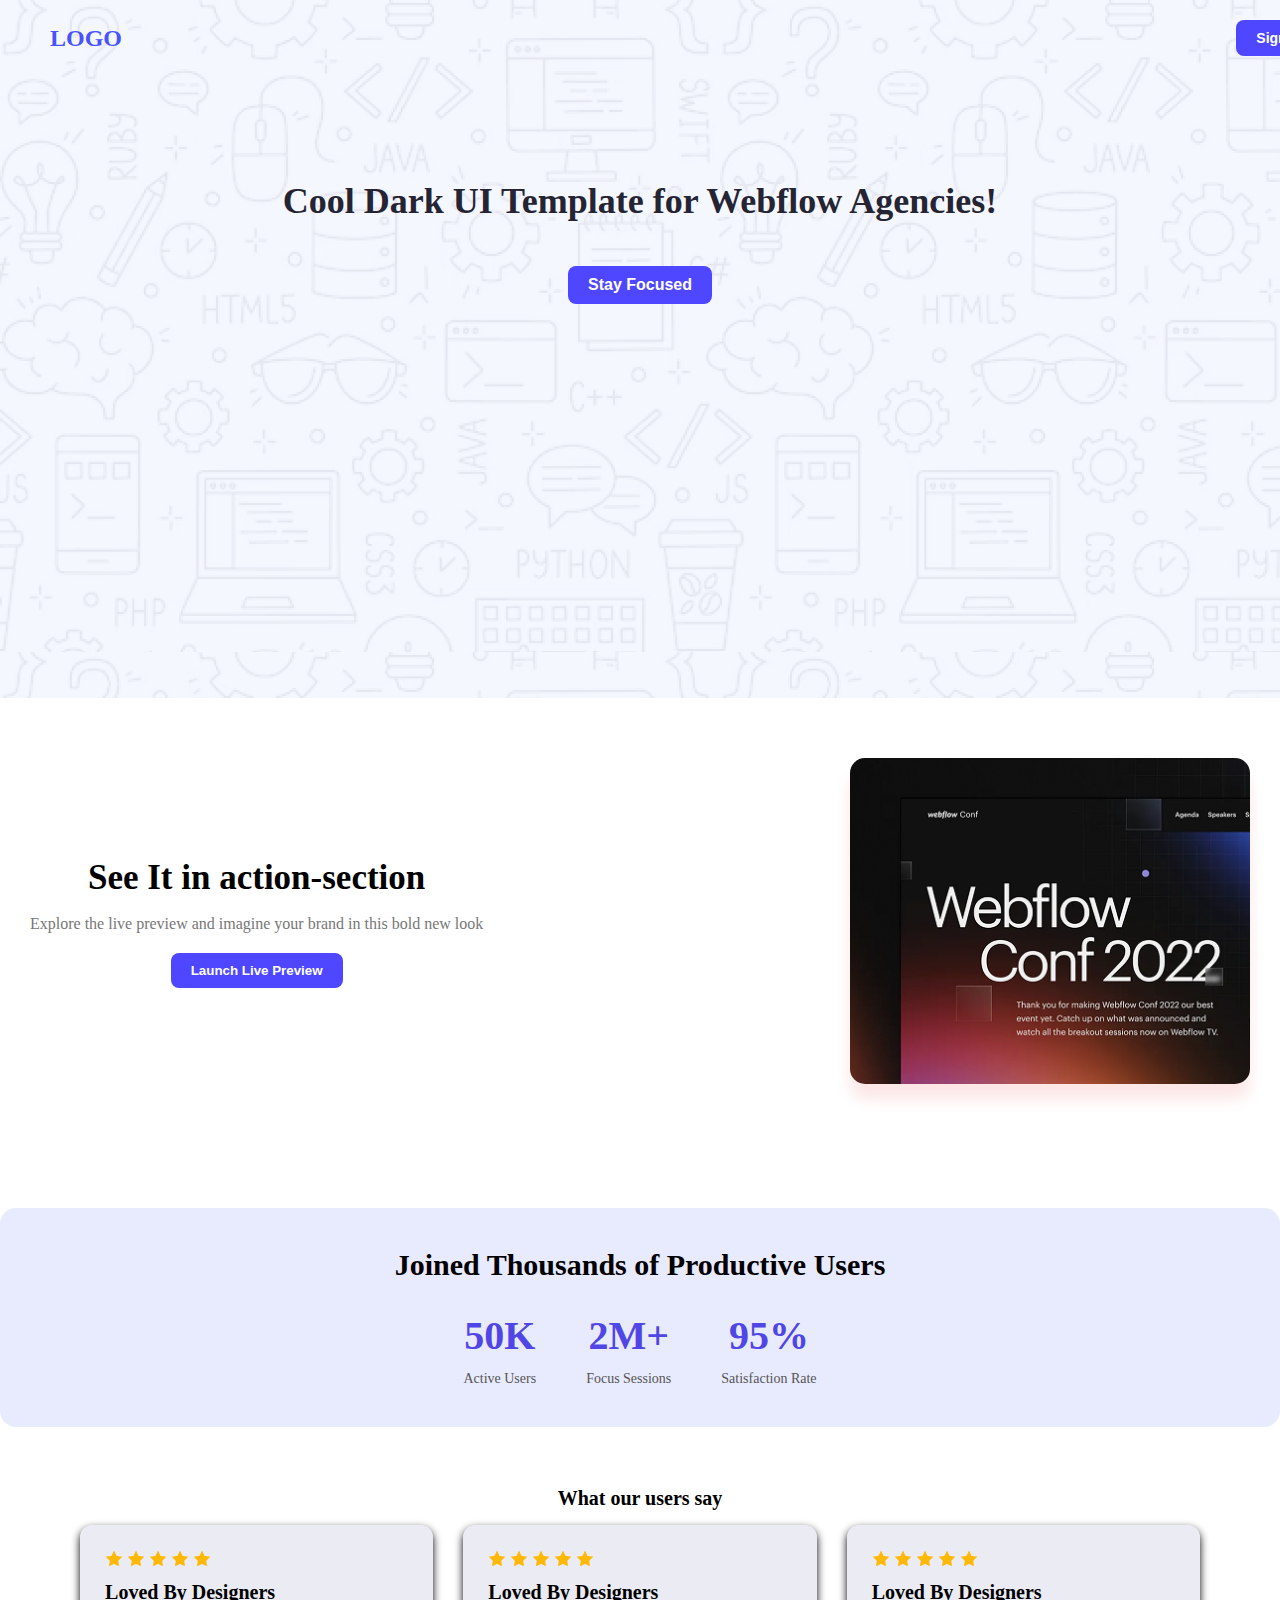
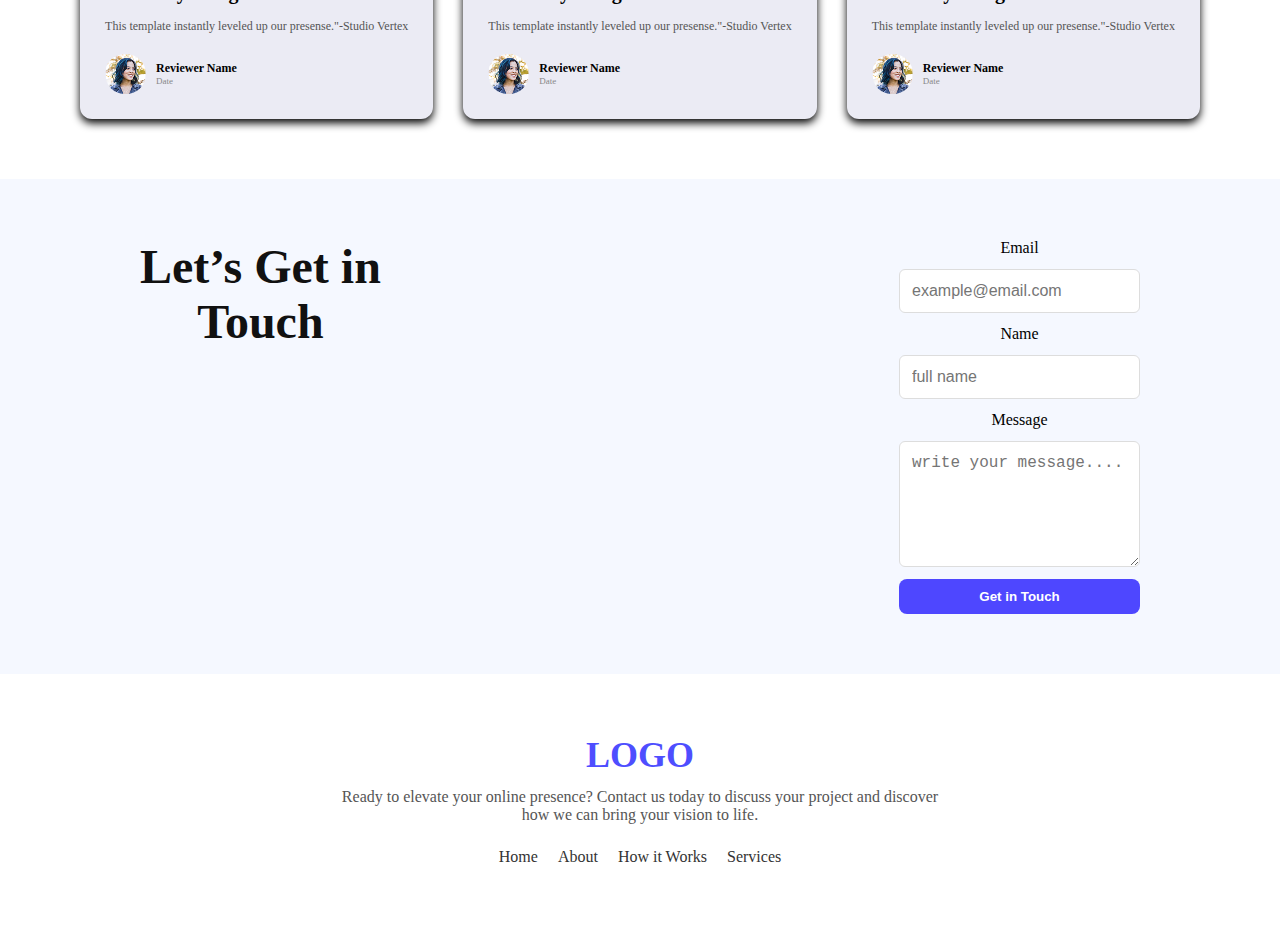
<file: index.html>
<!DOCTYPE html>
<html lang="en">
<head>
    <meta charset="UTF-8">
    <meta name="viewport" content="width=device-width, initial-scale=1.0">
    <title>Programming Hero 1st Assignment</title>
    <link rel="stylesheet" href="style.css">
</head>
<body>
    <!--header section-->
    <header class="header">
        <section class="nav">
            <div class="container">
                <h1 class="logo">LOGO</h1>
                <button class="btn signup-btn">Sign UP</button>
            </div>

        </section>
        <section class="banner">
            <h3 class="headline">
                Cool Dark UI Template for Webflow Agencies!

            </h3>
            <button class="btn focus-btn">
                Stay Focused
            </button>
            
        </section>


    </header>

    <main>
        <div class="action-section">
            <div class="title"><h2>See It in action-section</h2>
                <p class="subtitle">Explore the live preview and imagine your brand in this bold new look</p>
                <button class="btn">Launch Live Preview</button>
            </div>
            <div class="webflow-img">
                <img src="B12A01-landing-launchpad/Assets/wc-mini.png" alt="">
            </div>

        </div>
        <!--stats section-->
        <section class="stats-section">
  <div class="stats-box">
    <h1>Joined Thousands of Productive Users</h1>
    <div class="stats-grid">
      <div class="stat">
        <h2>50K</h2>
        <p>Active Users</p>
      </div>
      <div class="stat">
        <h2>2M+</h2>
        <p>Focus Sessions</p>
      </div>
      <div class="stat">
        <h2>95%</h2>
        <p>Satisfaction Rate</p>
      </div>
    </div>
  </div>
</section>
<!--testimonial section-->
<section class="testimonial">
    <h2 class="testimonial-headings">What our users say</h2>
    <div class="testimonial-container">
        <!--card 1-->
        <div class="card">
               <p class="star"><img src="B12A01-landing-launchpad/Assets/icon-star.png" alt="">
                <img src="B12A01-landing-launchpad/Assets/icon-star.png" alt="">
                  <img src="B12A01-landing-launchpad/Assets/icon-star.png" alt="">
                   <img src="B12A01-landing-launchpad/Assets/icon-star.png" alt="">
                    <img src="B12A01-landing-launchpad/Assets/icon-star.png" alt=""></p> 
                    <h3 class="testimonial-headings">Loved By Designers</h3>
                    <p class="testimonial-text">This template instantly leveled up our presense."-Studio Vertex</p>
                 
                    <div class="reviewer">
                        <img src="B12A01-landing-launchpad/Assets/avatar.png" alt="">

                    <div>
                        <p class="reviewer-name">Reviewer Name</p>
                        <p class="reviewer-date">Date</p>
                    </div>
                 </div>
                 </div>
                 <!--card 2-->
                 <div class="card">
                <p class="star"><img src="B12A01-landing-launchpad/Assets/icon-star.png" alt="">
                <img src="B12A01-landing-launchpad/Assets/icon-star.png" alt="">
                  <img src="B12A01-landing-launchpad/Assets/icon-star.png" alt="">
                   <img src="B12A01-landing-launchpad/Assets/icon-star.png" alt="">
                    <img src="B12A01-landing-launchpad/Assets/icon-star.png" alt=""></p>
                    <h3 class="testimonial-headings">Loved By Designers</h3>
                    <p class="testimonial-text">This template instantly leveled up our presense."-Studio Vertex</p>
                 
                    <div class="reviewer">
                        <img src="B12A01-landing-launchpad/Assets/avatar.png" alt="">

                    <div>
                        <p class="reviewer-name">Reviewer Name</p>
                        <p class="reviewer-date">Date</p>
                    </div>
                 </div>
                 </div>
                 <!--card 3-->
                 <div class="card">
                <p class="star"><img src="B12A01-landing-launchpad/Assets/icon-star.png" alt="">
                <img src="B12A01-landing-launchpad/Assets/icon-star.png" alt="">
                  <img src="B12A01-landing-launchpad/Assets/icon-star.png" alt="">
                   <img src="B12A01-landing-launchpad/Assets/icon-star.png" alt="">
                    <img src="B12A01-landing-launchpad/Assets/icon-star.png" alt=""></p>
                    <h3 class="testimonial-headings">Loved By Designers</h3>
                    <p class="testimonial-text">This template instantly leveled up our presense."-Studio Vertex</p>
                 
                    <div class="reviewer">
                        <img src="B12A01-landing-launchpad/Assets/avatar.png" alt="">

                    <div>
                        <p class="reviewer-name">Reviewer Name</p>
                        <p class="reviewer-date">Date</p>
                    </div>
                 </div>
                 </div>    

    </div>


</section>
<!-- Contact Section -->
  <section class="contact-section">
    <div class="contact-container">
      <div class="contact-text">
        <h1>Let’s Get in <br> Touch</h1>
      </div>
      <div class="contact-form">
        <form>
          <label>Email</label>
          <input type="email" placeholder="example@email.com" required>

          <label>Name</label>
          <input type="text" placeholder="full name" required>

          <label>Message</label>
          <textarea placeholder="write your message...." required></textarea>

          <button class="btn" type="submit">Get in Touch</button>
        </form>
      </div>
    </div>
  </section>
   </main>

  <!-- Footer Section -->
  <footer class="footer">
    <h1 class="footer-logo">LOGO</h1>
    <p class="footer-text">Ready to elevate your online presence? Contact us today to discuss your project and discover how we can bring your vision to life.</p>
    <div class="footer-links">
      <a href="#">Home</a>
      <a href="#">About</a>
      <a href="#">How it Works</a>
      <a href="#">Services</a>
    </div>
  </footer>

   
</body>
</html>
</file>
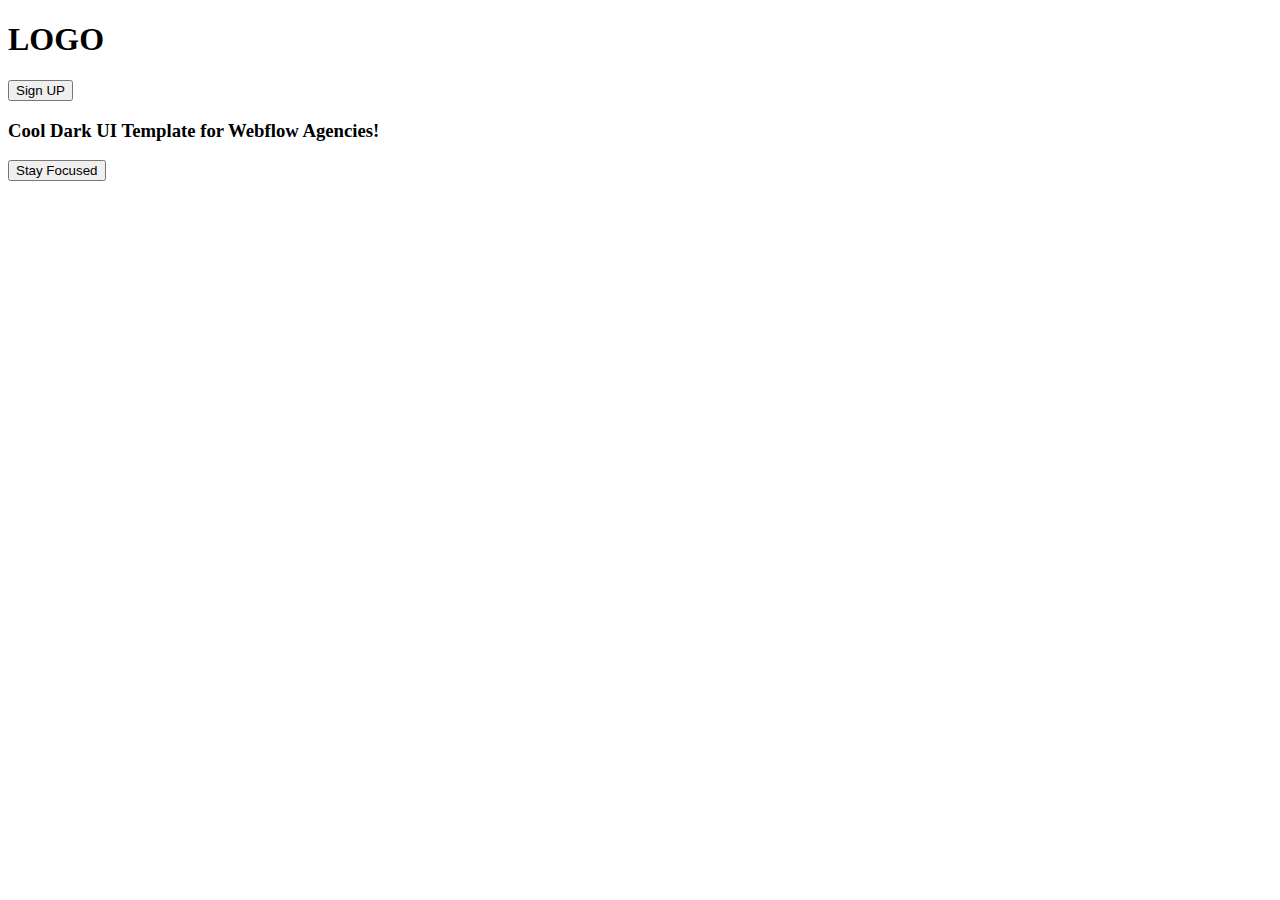
<file: B12A01-landing-launchpad/index.html>
<!DOCTYPE html>
<html lang="en">
<head>
    <meta charset="UTF-8">
    <meta name="viewport" content="width=device-width, initial-scale=1.0">
    <title>Programming Hero 1st Assignment</title>
    <link rel="stylesheet" href="style.css">
</head>
<body>
    <header class="header">
        <section class="nav">
            <div class="container">
                <h1 class="logo">LOGO</h1>
                <button class="btn signup-btn">Sign UP</button>
            </div>

        </section>
        <section class="banner">
            <h3 class="headline">
                Cool Dark UI Template for Webflow Agencies!

            </h3>
            <button class="btn focus-btn">
                Stay Focused
            </button>
            
        </section>





    </header>

    <main>






    </main>

    <footer>





    </footer>

</body>
</html>
</file>
<file: B12A01-landing-launchpad/style.css>
p{
    color: red;
}
</file>
<file: style.css>
/*Reset*/
*{
    margin: 0;
    padding: 0;
}
body{
    text-align: center;
}
.container{
    width: 100%;
    padding: 20px 50px;
    display: flex;
    justify-content: space-between;
    align-items: center;
}
.logo{
    color: #4952FF;
    font-weight: 800;
    font-size: 24px;
}
/*buttons*/
.btn{
    padding: 10px 20px;
    border: none;
    background-color: #4E47FF;
    color: #ffffff;
    border-radius: 8px;
    font-weight: 600;
    text-decoration: none;
}
.btn:hover{
    background-color:  #e3e315;
}
.signup-btn{
    font-size: 14px;
}
.focus-btn{
    margin-top: 40px;
    font-size: 16px;

}
.banner{
    display: flex;
    flex-direction: column;
    align-items: center;
    margin-top: 100px;
   
}
.headline{
    font-size: 36px;
    font-weight: bold;
    color:#252432;
    line-height: 1.4;

}
.header{
    background-image: url(B12A01-landing-launchpad/Assets/Hero-bg.png);
    width: 100%;
    height: 698px;
}
.action-section{
    display: flex;
    justify-content: space-between;
    align-items: center;
    padding: 60px 30px;
    background-color: #fff;
    border-radius: 12px;

}
.subtitle{
    margin-bottom:20px ;
    color:#777;
}
.title h2{
    font-size: 35px;
    margin-bottom: 17px;

}
/*image*/
.webflow-img img{
    border-radius: 15px;
    max-width: 400px;
    box-shadow: 0 15px 15px rgba(224, 7, 7, 0.1);

}
/*stats section*/
.stats-section {
  margin-top: 60px;
  background-color: #e8eafe;
  padding: 40px 10%;
  border-radius: 16px;
  text-align: center;
  align-items: center;
}

.stats-box h1 {
  font-size: 30px;
  margin-bottom: 30px;
  font-weight: 600;
}
.stats-grid {
  display: flex;
  justify-content: center;
  gap: 50px;
}
.stat h2 {
  font-size: 40px;
  color: #4f46e5;
  margin-bottom: 12px;
}
.stat p {
  font-size: 14px;
  color: #555;
}
/*testimonial section*/
.testimonial{
    padding: 60px 20px;
    text-align: center;
    
}
.testimonial-headings{
    font-size:50px ;
    font-weight: 600;
    margin-bottom: 50px;
}
.testimonial-container{
    display: flex;
    gap: 30px;
    justify-content: center;
}
.reviewer{
    display: flex;
    gap: 10px;
    align-items: center;
}
.card{
    background-color: #ebebf4;
    padding: 25px;
    border-radius: 12px;
    box-shadow:0 4px 8px rgba(0, 0, 0, 1.5) ;
    text-align: left;
}
p.star{
    margin-bottom: 10px;
}
.testimonial-headings{
    font-weight: bold;
    margin-bottom: 15px;
    font-size:20px ;
    
}
.testimonial-text{
font-size: 12px;
margin-bottom: 20px;
color: #555;
}
.reviewer-name{
    font-weight: 600;
    font-size:12px ;

}
.reviewer-date{
    font-size: 9px;
    font-weight:lighter;
    color: #888;
}
reviewer,img{
border-radius: 20px;
}
/* Contact Section */
.contact-section {
  background-color: #f5f8ff;
  padding: 60px 20px;
}

.contact-container {
  max-width: 1000px;
  margin: 0 auto;
  display: flex;
  justify-content: space-between;
  flex-wrap: wrap;
  align-items: flex-start;
  gap: 40px;
}

.contact-text h1 {
  font-size: 48px;
  font-weight: 700;
  color: #111;
}

.contact-form form {
  display: flex;
  flex-direction: column;
  gap: 12px;
  width: 100%;
  max-width: 400px;
}

.contact-form input,
.contact-form textarea {
  padding: 12px;
  border-radius: 6px;
  border: 1px solid #ddd;
  font-size: 16px;
}

.contact-form textarea {
  min-height: 100px;
  resize: vertical;
}



/* Footer Section */
.footer {
  text-align: center;
  padding: 60px 20px;
}

.footer-logo {
  font-size: 36px;
  font-weight: bold;
  color: #4e4eff;
  margin-bottom: 12px;
}

.footer-text {
  color: #555;
  max-width: 600px;
  margin: 0 auto 24px;
}

.footer-links {
  display: flex;
  justify-content: center;
  gap: 20px;
  flex-wrap: wrap;
}

.footer-links a {
  text-decoration: none;
  color: #333;
  font-weight: 500;
  transition: 0.2s;
}

.footer-links a:hover {
  color: #4e4eff;
}
</file>
